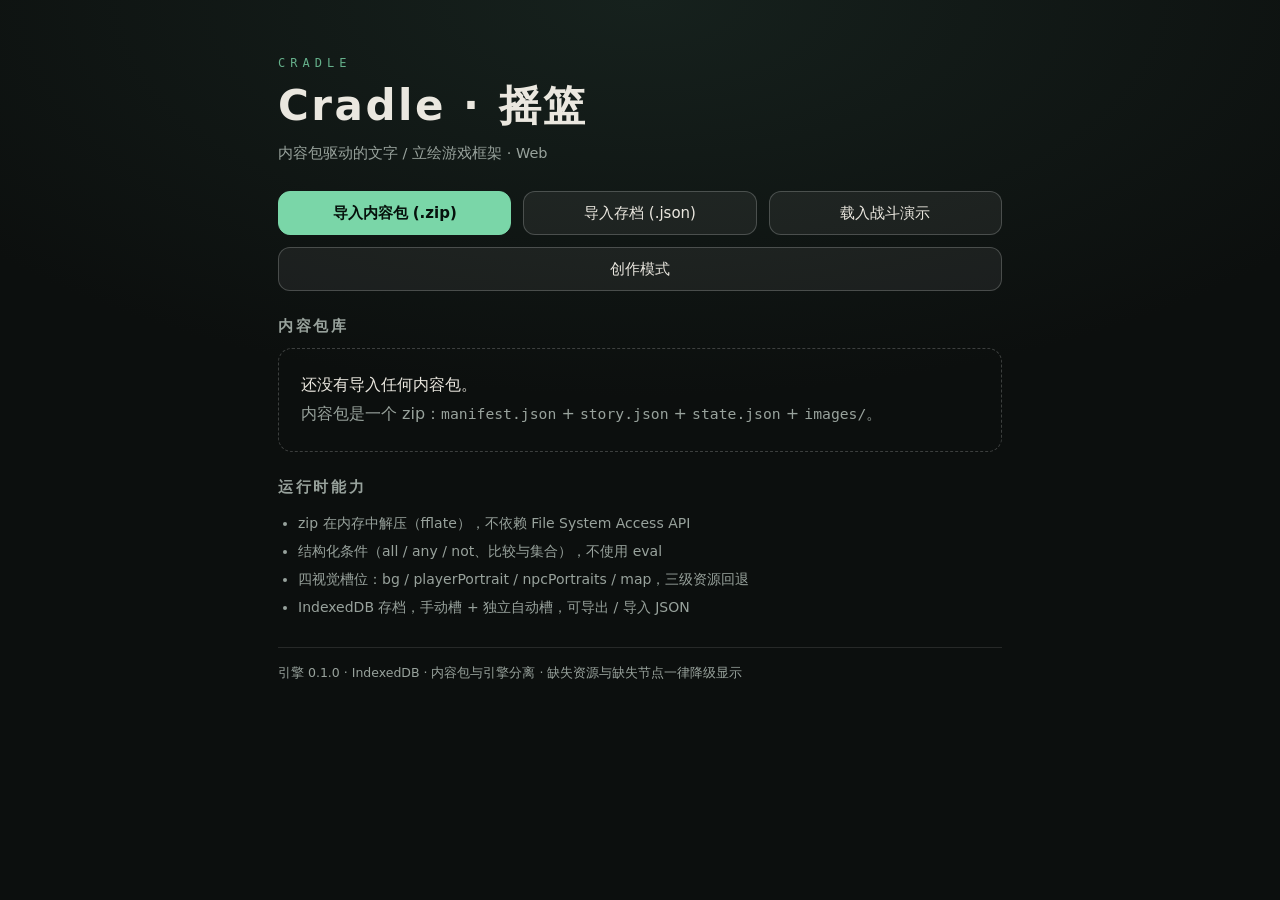
<file: index.html>
<!doctype html>
<html lang="zh-CN">
  <head>
    <meta charset="UTF-8" />
    <meta name="viewport" content="width=device-width, initial-scale=1.0, viewport-fit=cover" />
    <meta name="theme-color" content="#12100e" />
    <meta name="apple-mobile-web-app-capable" content="yes" />
    <meta name="apple-mobile-web-app-status-bar-style" content="black-translucent" />
    <meta name="apple-mobile-web-app-title" content="Cradle" />
    <link rel="manifest" href="./manifest.webmanifest" />
    <link rel="apple-touch-icon" href="./icons/apple-touch-icon.png" />
    <link rel="icon" type="image/svg+xml" href="./favicon.svg" />
    <title>Cradle · 摇篮</title>
    <script type="module" crossorigin src="./assets/index-Bnd2W6gk.js"></script>
    <link rel="stylesheet" crossorigin href="./assets/index-BvQWMOav.css">
  </head>
  <body>
    <div id="root"></div>
  </body>
</html>
</file>
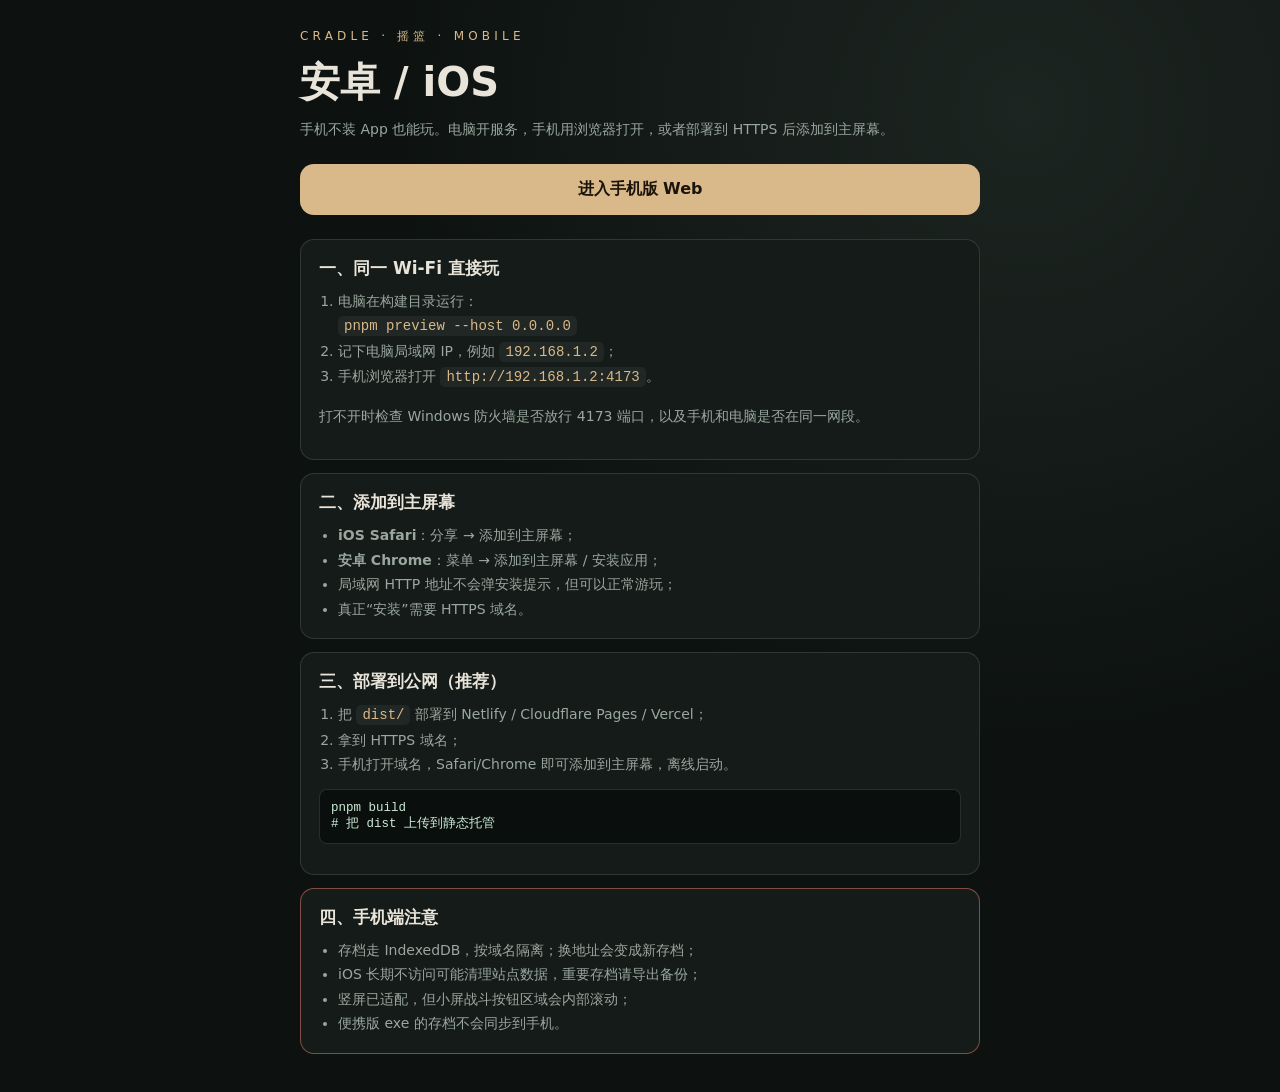
<file: android-ios.html>
<!doctype html>
<html lang="zh-CN">
  <head>
    <meta charset="UTF-8" />
    <meta name="viewport" content="width=device-width, initial-scale=1.0, viewport-fit=cover" />
    <meta name="theme-color" content="#0d1210" />
    <title>Cradle · 安卓 / iOS 部署与启动</title>
    <style>
      :root { color-scheme: dark; --bg:#0d1210; --panel:#151b18; --line:rgba(255,255,255,.12); --text:#e9e4da; --muted:#9aa79f; --accent:#d9b98a; }
      * { box-sizing: border-box; }
      body { margin:0; min-height:100dvh; padding:28px 18px calc(28px + env(safe-area-inset-bottom)); background:radial-gradient(circle at 80% 10%,rgba(120,150,135,.14),transparent 45%),var(--bg); color:var(--text); font-family:ui-sans-serif,system-ui,"Noto Sans SC",sans-serif; }
      main { width:min(680px,100%); margin:0 auto; }
      .brand { letter-spacing:.35em; color:var(--accent); font-size:12px; }
      h1 { margin:10px 0 8px; font-size:clamp(28px,7vw,40px); }
      .lead { color:var(--muted); line-height:1.7; margin:0 0 22px; }
      .cta { display:block; text-align:center; padding:15px 20px; border-radius:14px; background:var(--accent); color:#1a140c; font-weight:700; text-decoration:none; margin-bottom:24px; }
      section { border:1px solid var(--line); border-radius:14px; background:var(--panel); padding:17px 18px; margin-bottom:13px; }
      h2 { margin:0 0 9px; font-size:17px; }
      p,li { color:var(--muted); line-height:1.75; font-size:14px; }
      ol,ul { margin:8px 0 0; padding-left:19px; }
      code { color:var(--accent); background:rgba(255,255,255,.05); padding:2px 6px; border-radius:5px; word-break:break-all; }
      pre { overflow:auto; padding:11px; border-radius:8px; background:#0a0f0d; border:1px solid var(--line); color:#cdebd9; font-size:12.5px; }
      .note { border-color:rgba(255,138,122,.45); }
    </style>
  </head>
  <body>
    <main>
      <div class="brand">CRADLE · 摇篮 · MOBILE</div>
      <h1>安卓 / iOS</h1>
      <p class="lead">手机不装 App 也能玩。电脑开服务，手机用浏览器打开，或者部署到 HTTPS 后添加到主屏幕。</p>

      <a class="cta" id="mobile-link" href="http://192.168.1.2:4173/">进入手机版 Web</a>
      <script>
        if (location.hostname.endsWith('github.io')) {
          document.getElementById('mobile-link').href = './';
        }
      </script>

      <section>
        <h2>一、同一 Wi-Fi 直接玩</h2>
        <ol>
          <li>电脑在构建目录运行：<br /><code>pnpm preview --host 0.0.0.0</code></li>
          <li>记下电脑局域网 IP，例如 <code>192.168.1.2</code>；</li>
          <li>手机浏览器打开 <code>http://192.168.1.2:4173</code>。</li>
        </ol>
        <p>打不开时检查 Windows 防火墙是否放行 4173 端口，以及手机和电脑是否在同一网段。</p>
      </section>

      <section>
        <h2>二、添加到主屏幕</h2>
        <ul>
          <li><strong>iOS Safari</strong>：分享 → 添加到主屏幕；</li>
          <li><strong>安卓 Chrome</strong>：菜单 → 添加到主屏幕 / 安装应用；</li>
          <li>局域网 HTTP 地址不会弹安装提示，但可以正常游玩；</li>
          <li>真正“安装”需要 HTTPS 域名。</li>
        </ul>
      </section>

      <section>
        <h2>三、部署到公网（推荐）</h2>
        <ol>
          <li>把 <code>dist/</code> 部署到 Netlify / Cloudflare Pages / Vercel；</li>
          <li>拿到 HTTPS 域名；</li>
          <li>手机打开域名，Safari/Chrome 即可添加到主屏幕，离线启动。</li>
        </ol>
        <pre>pnpm build
# 把 dist 上传到静态托管</pre>
      </section>

      <section class="note">
        <h2>四、手机端注意</h2>
        <ul>
          <li>存档走 IndexedDB，按域名隔离；换地址会变成新存档；</li>
          <li>iOS 长期不访问可能清理站点数据，重要存档请导出备份；</li>
          <li>竖屏已适配，但小屏战斗按钮区域会内部滚动；</li>
          <li>便携版 exe 的存档不会同步到手机。</li>
        </ul>
      </section>
    </main>

  </body>
</html>
</file>
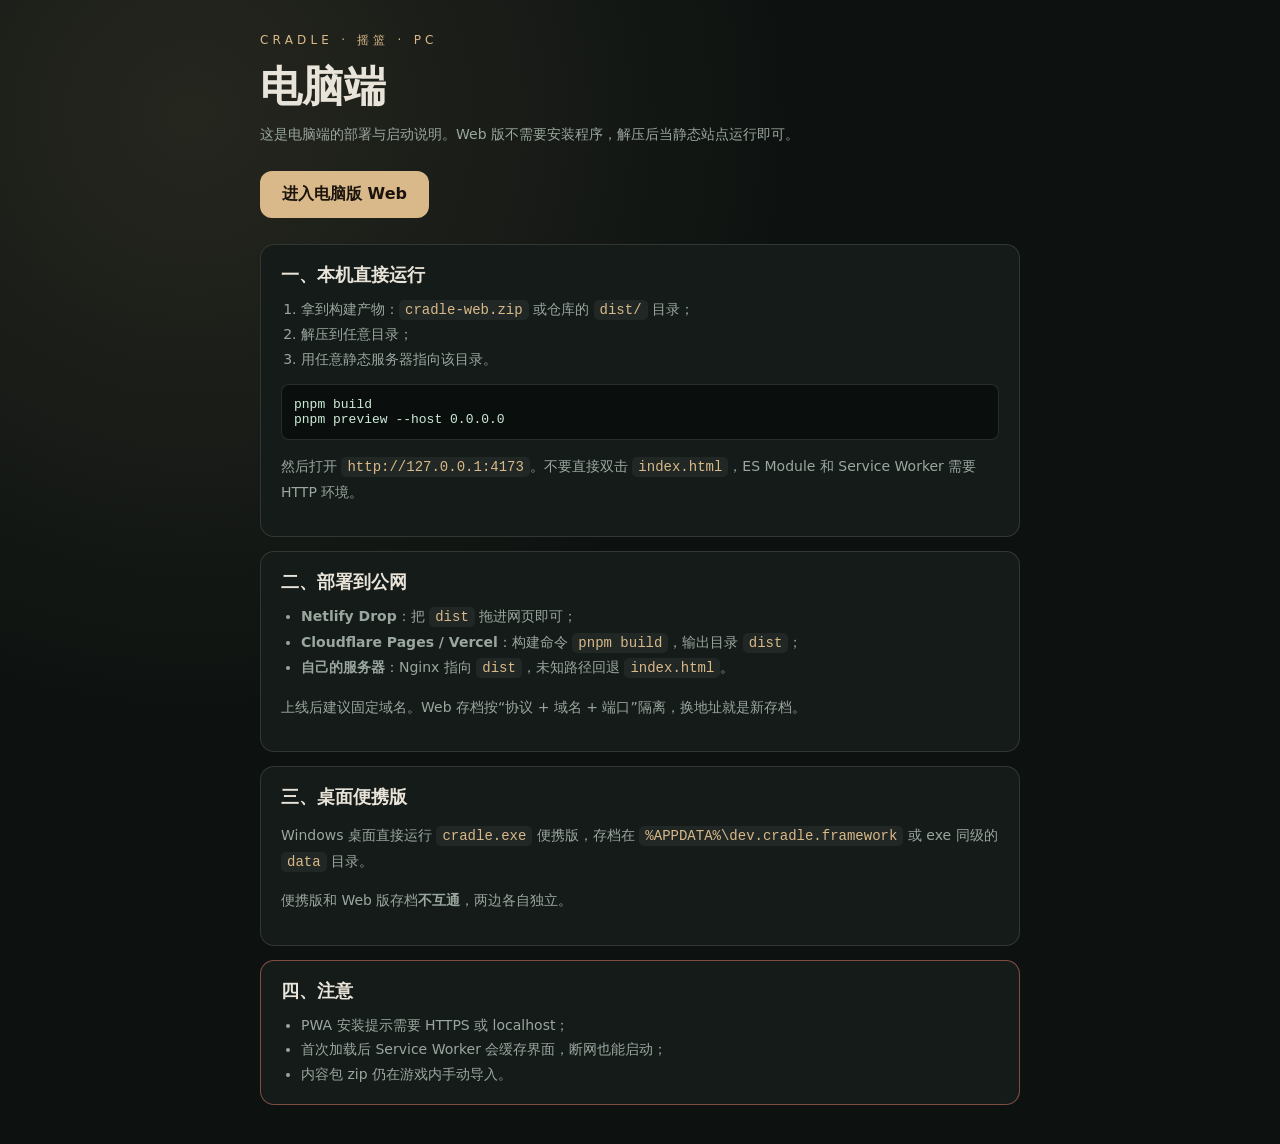
<file: pc.html>
<!doctype html>
<html lang="zh-CN">
  <head>
    <meta charset="UTF-8" />
    <meta name="viewport" content="width=device-width, initial-scale=1.0" />
    <meta name="theme-color" content="#0d1210" />
    <title>Cradle · 电脑端部署与启动</title>
    <style>
      :root { color-scheme: dark; --bg:#0d1210; --panel:#151b18; --line:rgba(255,255,255,.12); --text:#e9e4da; --muted:#9aa79f; --accent:#d9b98a; }
      * { box-sizing: border-box; }
      body { margin:0; min-height:100dvh; padding:32px 20px; background:radial-gradient(circle at 15% 10%,rgba(217,185,138,.12),transparent 40%),var(--bg); color:var(--text); font-family:ui-sans-serif,system-ui,"Noto Sans SC",sans-serif; }
      main { width:min(760px,100%); margin:0 auto; }
      .brand { letter-spacing:.35em; color:var(--accent); font-size:12px; }
      h1 { margin:10px 0 8px; font-size:clamp(28px,5vw,42px); }
      .lead { color:var(--muted); line-height:1.7; margin:0 0 24px; }
      .cta { display:inline-block; padding:13px 22px; border-radius:12px; background:var(--accent); color:#1a140c; font-weight:700; text-decoration:none; margin-bottom:26px; }
      section { border:1px solid var(--line); border-radius:14px; background:var(--panel); padding:18px 20px; margin-bottom:14px; }
      h2 { margin:0 0 10px; font-size:18px; }
      p,li { color:var(--muted); line-height:1.75; font-size:14px; }
      ol,ul { margin:8px 0 0; padding-left:20px; }
      code { color:var(--accent); background:rgba(255,255,255,.05); padding:2px 6px; border-radius:5px; }
      pre { overflow:auto; padding:12px; border-radius:8px; background:#0a0f0d; border:1px solid var(--line); color:#cdebd9; font-size:13px; }
      .note { border-color:rgba(255,138,122,.45); }
    </style>
  </head>
  <body>
    <main>
      <div class="brand">CRADLE · 摇篮 · PC</div>
      <h1>电脑端</h1>
      <p class="lead">这是电脑端的部署与启动说明。Web 版不需要安装程序，解压后当静态站点运行即可。</p>

      <a class="cta" id="pc-link" href="http://127.0.0.1:4173/">进入电脑版 Web</a>
      <script>
        if (location.hostname.endsWith('github.io')) {
          document.getElementById('pc-link').href = './';
        }
      </script>

      <section>
        <h2>一、本机直接运行</h2>
        <ol>
          <li>拿到构建产物：<code>cradle-web.zip</code> 或仓库的 <code>dist/</code> 目录；</li>
          <li>解压到任意目录；</li>
          <li>用任意静态服务器指向该目录。</li>
        </ol>
        <pre>pnpm build
pnpm preview --host 0.0.0.0</pre>
        <p>然后打开 <code>http://127.0.0.1:4173</code>。不要直接双击 <code>index.html</code>，ES Module 和 Service Worker 需要 HTTP 环境。</p>
      </section>

      <section>
        <h2>二、部署到公网</h2>
        <ul>
          <li><strong>Netlify Drop</strong>：把 <code>dist</code> 拖进网页即可；</li>
          <li><strong>Cloudflare Pages / Vercel</strong>：构建命令 <code>pnpm build</code>，输出目录 <code>dist</code>；</li>
          <li><strong>自己的服务器</strong>：Nginx 指向 <code>dist</code>，未知路径回退 <code>index.html</code>。</li>
        </ul>
        <p>上线后建议固定域名。Web 存档按“协议 + 域名 + 端口”隔离，换地址就是新存档。</p>
      </section>

      <section>
        <h2>三、桌面便携版</h2>
        <p>Windows 桌面直接运行 <code>cradle.exe</code> 便携版，存档在 <code>%APPDATA%\dev.cradle.framework</code> 或 exe 同级的 <code>data</code> 目录。</p>
        <p>便携版和 Web 版存档<strong>不互通</strong>，两边各自独立。</p>
      </section>

      <section class="note">
        <h2>四、注意</h2>
        <ul>
          <li>PWA 安装提示需要 HTTPS 或 localhost；</li>
          <li>首次加载后 Service Worker 会缓存界面，断网也能启动；</li>
          <li>内容包 zip 仍在游戏内手动导入。</li>
        </ul>
      </section>
    </main>
  </body>
</html>
</file>
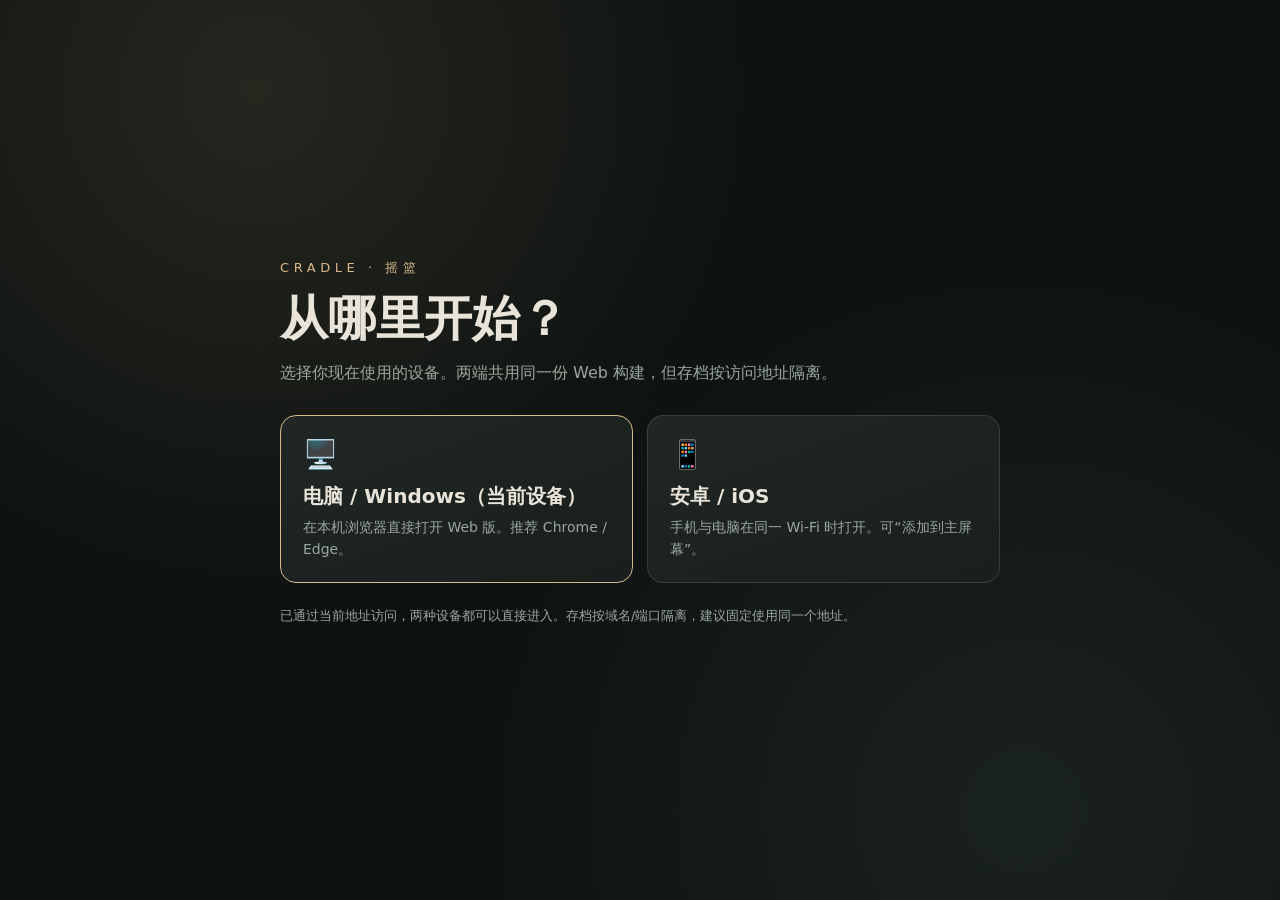
<file: portal.html>
<!doctype html>
<html lang="zh-CN">
  <head>
    <meta charset="UTF-8" />
    <meta name="viewport" content="width=device-width, initial-scale=1.0, viewport-fit=cover" />
    <meta name="theme-color" content="#0d1210" />
    <title>Cradle · 摇篮 · 选择设备</title>
    <style>
      :root {
        color-scheme: dark;
        --bg: #0d1210;
        --panel: #151b18;
        --line: rgba(255, 255, 255, 0.12);
        --text: #e9e4da;
        --muted: #9aa79f;
        --accent: #d9b98a;
      }
      * { box-sizing: border-box; }
      body {
        margin: 0;
        min-height: 100dvh;
        display: grid;
        place-items: center;
        padding: 24px;
        background:
          radial-gradient(circle at 20% 10%, rgba(217, 185, 138, 0.12), transparent 40%),
          radial-gradient(circle at 80% 90%, rgba(120, 150, 135, 0.12), transparent 45%),
          var(--bg);
        color: var(--text);
        font-family: ui-sans-serif, system-ui, "Noto Sans SC", sans-serif;
      }
      main { width: min(720px, 100%); }
      .brand { letter-spacing: 0.35em; color: var(--accent); font-size: 13px; margin-bottom: 10px; }
      h1 { margin: 0 0 8px; font-size: clamp(30px, 6vw, 48px); font-weight: 600; }
      .lead { margin: 0 0 28px; color: var(--muted); line-height: 1.7; }
      .cards { display: grid; grid-template-columns: 1fr 1fr; gap: 14px; }
      @media (max-width: 640px) { .cards { grid-template-columns: 1fr; } }
      a.card {
        display: block;
        padding: 22px;
        border: 1px solid var(--line);
        border-radius: 16px;
        background: linear-gradient(160deg, rgba(255,255,255,0.05), rgba(255,255,255,0.02)), var(--panel);
        color: var(--text);
        text-decoration: none;
        transition: border-color 0.15s, transform 0.15s;
      }
      a.card:hover { border-color: var(--accent); transform: translateY(-2px); }
      .icon { font-size: 28px; margin-bottom: 12px; }
      .card h2 { margin: 0 0 6px; font-size: 20px; }
      .card p { margin: 0; color: var(--muted); font-size: 14px; line-height: 1.6; }
      .hint { margin-top: 22px; color: var(--muted); font-size: 13px; line-height: 1.7; }
      code { color: var(--accent); }
    </style>
  </head>
  <body>
    <main>
      <div class="brand">CRADLE · 摇篮</div>
      <h1>从哪里开始？</h1>
      <p class="lead">选择你现在使用的设备。两端共用同一份 Web 构建，但存档按访问地址隔离。</p>

      <div class="cards">
        <a class="card" href="pc.html" id="pc-link">
          <div class="icon">🖥️</div>
          <h2>电脑 / Windows</h2>
          <p>在本机浏览器直接打开 Web 版。推荐 Chrome / Edge。</p>
        </a>

        <a class="card" href="android-ios.html" id="mobile-link">
          <div class="icon">📱</div>
          <h2>安卓 / iOS</h2>
          <p>手机与电脑在同一 Wi-Fi 时打开。可“添加到主屏幕”。</p>
        </a>
      </div>

      <p class="hint" id="hint"></p>
    </main>

    <script>
      const isLocal = ['127.0.0.1', 'localhost'].includes(location.hostname);
      const lanOrigin = 'http://192.168.1.2:4173';
      const mobile = /Android|iPhone|iPad|iPod|Mobile/i.test(navigator.userAgent);
      const mobileLink = document.getElementById('mobile-link');
      const hint = document.getElementById('hint');

      if (isLocal) {
        mobileLink.href = lanOrigin + '/android-ios.html';
        hint.innerHTML = '手机请访问 <code>' + lanOrigin + '/portal.html</code>；手机端打开后再选择“安卓 / iOS”。Windows 防火墙需允许 4173 端口。';
      } else {
        mobileLink.href = location.origin + '/android-ios.html';
        hint.textContent = '已通过当前地址访问，两种设备都可以直接进入。存档按域名/端口隔离，建议固定使用同一个地址。';
      }

      if (mobile) {
        mobileLink.style.borderColor = 'var(--accent)';
        mobileLink.querySelector('h2').textContent += '（当前设备）';
      } else {
        document.getElementById('pc-link').style.borderColor = 'var(--accent)';
        document.getElementById('pc-link').querySelector('h2').textContent += '（当前设备）';
      }
    </script>
  </body>
</html>
</file>
<file: assets/index-BvQWMOav.css>
:root{color-scheme:dark;--bg: #0c0f0e;--bg-soft: #131816;--panel: rgba(19, 24, 22, .92);--panel-solid: #161c1a;--text: #eae7df;--muted: #98a29c;--line: rgba(255, 255, 255, .11);--line-strong: rgba(255, 255, 255, .2);--accent: #7ad6a8;--accent-strong: #3fbf7f;--accent-ink: #06110c;--danger: #e2705f;--radius: 14px;--radius-sm: 10px;--shadow: 0 18px 40px rgba(0, 0, 0, .45);--font-ui: "Segoe UI", "PingFang SC", "Hiragino Sans GB", "Microsoft YaHei", system-ui, sans-serif;--font-story: "Songti SC", "Noto Serif SC", "Source Han Serif SC", "SimSun", serif;--font-mono: "Cascadia Code", "JetBrains Mono", Consolas, monospace}*{box-sizing:border-box}html,body,#root{height:100%}body{margin:0;background:radial-gradient(120% 80% at 50% 0%,#16211d 0%,var(--bg) 55%);color:var(--text);font-family:var(--font-ui);-webkit-font-smoothing:antialiased;text-rendering:optimizeLegibility}button{font:inherit;color:inherit;cursor:pointer}code,pre{font-family:var(--font-mono);font-size:.92em}.muted{color:var(--muted)}.hint{color:var(--muted);font-size:13px;line-height:1.6;margin:0 0 12px}.btn{display:inline-flex;align-items:center;justify-content:center;gap:6px;min-height:44px;padding:10px 16px;border-radius:12px;border:1px solid var(--line-strong);background:#ffffff0f;color:var(--text);font-size:15px;transition:background .15s ease,border-color .15s ease,transform .1s ease}.btn:hover:not(:disabled){background:#ffffff1c;border-color:#ffffff4d}.btn:active:not(:disabled){transform:translateY(1px)}.btn:disabled{opacity:.45;cursor:not-allowed}.btn-primary{background:var(--accent);border-color:var(--accent);color:var(--accent-ink);font-weight:600}.btn-primary:hover:not(:disabled){background:#96e4bd;border-color:#96e4bd}.btn-ghost{background:transparent;border-color:var(--line);color:var(--muted)}.btn-ghost.is-on{color:var(--accent);border-color:var(--accent)}.btn-danger{color:#ffd7d1;border-color:#e2705f8c;background:#e2705f1f}.btn-sm{min-height:38px;padding:7px 12px;font-size:13.5px;border-radius:10px}.icon-btn{min-width:44px;min-height:44px;display:inline-flex;align-items:center;justify-content:center;border-radius:12px;border:1px solid var(--line);background:transparent;font-size:18px;line-height:1;color:var(--muted)}.icon-btn:hover{color:var(--text);border-color:var(--line-strong)}:focus-visible{outline:2px solid var(--accent);outline-offset:2px}.home{width:100%;max-width:760px;margin:0 auto;padding:calc(28px + env(safe-area-inset-top)) 18px calc(32px + env(safe-area-inset-bottom));display:flex;flex-direction:column;gap:26px}.home-hero{display:flex;flex-direction:column;gap:8px}.brand-mark{margin:0;font-family:var(--font-mono);font-size:12px;letter-spacing:.42em;color:var(--accent);opacity:.8}.home-hero h1{margin:0;font-size:clamp(30px,8vw,42px);letter-spacing:.06em;font-weight:600}.tagline{margin:0;color:var(--muted);font-size:14.5px;line-height:1.6}.home-actions{display:flex;flex-wrap:wrap;gap:12px}.home-actions .btn{flex:1 1 180px}.home h2{font-size:15px;letter-spacing:.18em;color:var(--muted);text-transform:uppercase;margin:0 0 12px}.pack-list{list-style:none;margin:0;padding:0;display:flex;flex-direction:column;gap:12px}.pack-card{display:flex;flex-wrap:wrap;gap:14px;align-items:center;justify-content:space-between;padding:16px;border:1px solid var(--line);border-radius:var(--radius);background:linear-gradient(160deg,#ffffff0b,#ffffff03)}.pack-main{min-width:0;flex:1 1 260px}.pack-main h3{margin:0 0 6px;font-size:17px;font-weight:600}.pack-meta{margin:2px 0;font-size:13px;color:var(--muted);overflow-wrap:anywhere}.pack-actions{display:flex;gap:8px;flex-wrap:wrap}.empty-state{border:1px dashed var(--line-strong);border-radius:var(--radius);padding:22px;color:var(--text);line-height:1.8}.empty-state p{margin:0}.home-notes ul{margin:0;padding-left:20px;color:var(--muted);line-height:2;font-size:14px}.home-footer{color:var(--muted);font-size:12.5px;line-height:1.7;border-top:1px solid var(--line);padding-top:14px}.game{height:100dvh;display:flex;flex-direction:column;overflow:hidden}.hud{display:flex;align-items:center;gap:8px;padding:8px 10px;padding-top:calc(8px + env(safe-area-inset-top));border-bottom:1px solid var(--line);background:#090c0beb;backdrop-filter:blur(10px);z-index:5}.hud-title{flex:1;min-width:0;display:flex;flex-direction:column;gap:2px;line-height:1.25}.hud-title strong{font-size:14px;font-weight:600;white-space:nowrap;overflow:hidden;text-overflow:ellipsis}.hud-title span{font-size:11.5px;color:var(--muted);white-space:nowrap;overflow:hidden;text-overflow:ellipsis}.hud .btn{min-height:40px;padding:8px 12px;font-size:13.5px}.stage{position:relative;flex:1;min-height:0;overflow:hidden;background:#050706;isolation:isolate}.layout-stacked .stage{flex:0 0 46%;border-bottom:1px solid var(--line)}.slot-bg-wrap{position:absolute;inset:0;display:block}.slot-bg{width:100%;height:100%;object-fit:cover;object-position:center;display:block}.slot-bg-empty{position:absolute;inset:0;background:radial-gradient(100% 70% at 50% 20%,rgba(122,214,168,.12),transparent 70%),linear-gradient(180deg,#101614,#070a09)}.slot-bg-fallback{position:absolute;inset:0;overflow:hidden}.slot-bg-fallback img{width:100%;height:100%;object-fit:cover;display:block}.slot-bg-fallback-label{position:absolute;left:0;right:0;top:22%;display:flex;flex-direction:column;align-items:center;gap:6px;color:#ffffff9e;font-family:var(--font-mono);text-align:center;padding:0 16px;pointer-events:none}.slot-bg-fallback-label strong{font-size:15px;font-weight:500;overflow-wrap:anywhere}.slot-bg-fallback-label span{font-size:11.5px;letter-spacing:.14em;color:#ffffff6b}.stage-figures{position:absolute;inset:0;display:flex;align-items:flex-end;justify-content:space-between;gap:10px;padding:8px 12px 0;pointer-events:none}.figure{margin:0;height:76%;display:flex;align-items:flex-end;min-height:0}.layout-stacked .figure{height:94%}.figure-group{display:flex;align-items:flex-end;gap:4px;height:70%;margin-left:auto}.layout-stacked .figure-group{height:86%}.slot-player-wrap,.slot-npc-wrap{display:block;height:100%;position:relative}.slot-player,.slot-npc{height:100%;width:auto;max-width:44vw;object-fit:contain;object-position:bottom;display:block;filter:drop-shadow(0 12px 22px rgba(0,0,0,.5));user-select:none}.slot-player{max-width:52vw}.layout-stacked .slot-player{max-width:46vw}.tier-badge{position:absolute;left:4px;bottom:4px;font-style:normal;font-family:var(--font-mono);font-size:10px;padding:2px 5px;border-radius:6px;background:#000000a6;border:1px solid var(--line-strong);color:var(--accent);white-space:nowrap;pointer-events:none}.tier3-label{display:none}.slot-broken{display:flex;align-items:center;justify-content:center;padding:10px;border:1px dashed var(--line-strong);border-radius:var(--radius-sm);color:var(--muted);font-family:var(--font-mono);font-size:12px;background:#ffffff0a;width:100%;height:100%;text-align:center;overflow-wrap:anywhere}.slot-map{position:absolute;top:10px;right:10px;width:86px;padding:0;border:1px solid var(--line-strong);border-radius:12px;overflow:hidden;background:#0000008c;z-index:3;min-height:64px}.slot-map img{display:block;width:100%;height:56px;object-fit:cover}.slot-map-label{display:block;font-size:11px;letter-spacing:.2em;padding:4px 0 5px;color:var(--accent)}.tier-badge-map{left:2px;bottom:2px}.map-modal{position:fixed;inset:0;z-index:40;background:#040605eb;display:flex;flex-direction:column;align-items:center;justify-content:center;gap:14px;padding:18px;backdrop-filter:blur(4px)}.map-modal img{max-width:100%;max-height:78dvh;object-fit:contain;border-radius:var(--radius-sm);border:1px solid var(--line)}.map-modal-caption{color:var(--muted);font-size:13px;margin:0}.map-modal-close{position:absolute;top:calc(12px + env(safe-area-inset-top));right:14px;min-width:44px;min-height:44px;border-radius:12px;border:1px solid var(--line);background:#00000080;font-size:17px}.stage-placeholder{display:flex;align-items:center;justify-content:center;color:var(--muted)}.story{padding:16px 16px calc(20px + env(safe-area-inset-bottom));width:100%}.story-flow{flex:1;min-height:0;overflow-y:auto;background:linear-gradient(180deg,rgba(12,16,14,.96),var(--bg))}.story-overlay{position:absolute;left:0;right:0;bottom:0;max-height:64%;overflow-y:auto;padding-top:30px;background:linear-gradient(180deg,#06090800,#060908d1 34%,#060908f5);z-index:2}.story-text{margin:0 auto 18px;max-width:720px;font-family:var(--font-story);font-size:16.5px;line-height:1.95;letter-spacing:.02em;white-space:pre-wrap;overflow-wrap:anywhere;text-shadow:0 1px 2px rgba(0,0,0,.4)}.choices{max-width:720px;margin:0 auto;display:flex;flex-direction:column;gap:12px}.choice{display:flex;flex-direction:column;align-items:flex-start;gap:4px;width:100%;min-height:48px;padding:13px 15px;border-radius:12px;border:1px solid var(--line-strong);background:#ffffff0e;text-align:left;font-size:15.5px;line-height:1.55;transition:background .15s ease,border-color .15s ease,transform .1s ease}.choice:hover:not(:disabled){background:#7ad6a81f;border-color:#7ad6a873}.choice:active:not(:disabled){transform:translateY(1px)}.choice:disabled{opacity:.45;cursor:not-allowed}.choice small{font-size:11.5px;color:var(--muted)}.choice-empty{border:1px dashed var(--line-strong);border-radius:12px;padding:16px;color:var(--muted);display:flex;flex-direction:column;gap:12px;align-items:flex-start}.choice-empty p{margin:0}.issue-list{max-width:720px;margin:0 auto 14px;padding:10px 12px 10px 28px;border:1px solid rgba(226,112,95,.4);border-radius:10px;background:#e2705f17;color:#ffd7d1;font-size:12.5px;line-height:1.7}.missing-overlay{position:absolute;inset:0;z-index:30;display:flex;align-items:center;justify-content:center;padding:18px;background:#050706d1;backdrop-filter:blur(6px)}.missing-card{width:min(520px,100%);border:1px solid rgba(226,112,95,.35);border-radius:var(--radius);background:var(--panel-solid);padding:22px;box-shadow:var(--shadow)}.missing-card h2{margin:0 0 10px;font-size:19px;color:#ffd7d1}.error-code{display:inline-block;margin:0 0 8px;padding:2px 8px;border-radius:999px;border:1px solid rgba(240,201,135,.5);background:#f0c9871a;color:#f0c987;font-family:var(--font-mono);font-size:11.5px;letter-spacing:.08em}.error-code-hint{margin-top:14px;font-size:11.5px}.missing-card p{margin:0 0 10px;line-height:1.75;font-size:14.5px;overflow-wrap:anywhere}.missing-actions{display:flex;gap:10px;flex-wrap:wrap;margin-top:16px}.modal-backdrop{position:fixed;inset:0;z-index:50;background:#040605c7;backdrop-filter:blur(5px);display:flex;align-items:center;justify-content:center;padding:14px}.modal{width:min(620px,100%);max-height:88dvh;display:flex;flex-direction:column;gap:12px;padding:18px;border-radius:18px;border:1px solid var(--line-strong);background:var(--panel-solid);box-shadow:var(--shadow);overflow-y:auto}.modal-header{display:flex;align-items:flex-start;justify-content:space-between;gap:12px}.modal-header h2{margin:0;font-size:20px}.modal-header p{margin:4px 0 0;font-size:13px}.save-slots{list-style:none;margin:0;padding:0;display:flex;flex-direction:column;gap:10px}.save-slot{border:1px solid var(--line);border-radius:var(--radius-sm);padding:12px;background:#ffffff08}.save-slot.is-auto{border-color:#7ad6a84d;background:#7ad6a80d}.save-slot-head{display:flex;align-items:baseline;gap:8px}.save-slot-head strong{font-size:14.5px}.save-slot-head code{color:var(--muted);font-size:11.5px}.save-slot-meta{margin:6px 0 10px;font-size:12.5px;color:var(--muted);overflow-wrap:anywhere}.save-slot-actions{display:flex;flex-wrap:wrap;gap:8px}.modal-footer{display:flex;flex-wrap:wrap;gap:10px;padding-top:6px;border-top:1px solid var(--line)}.debug-drawer{position:fixed;top:0;right:0;bottom:0;z-index:60;width:min(420px,100vw);background:#0b0f0d;border-left:1px solid var(--line-strong);padding:16px;padding-top:calc(16px + env(safe-area-inset-top));overflow-y:auto;box-shadow:var(--shadow);display:flex;flex-direction:column;gap:16px}.debug-header{display:flex;align-items:center;justify-content:space-between}.debug-header h2{margin:0;font-size:18px}.debug-drawer section h3,.debug-header h2+h3{margin:0 0 8px;font-size:12px;letter-spacing:.16em;color:var(--muted);text-transform:uppercase}.debug-drawer section p{margin:0;line-height:1.7;font-size:13.5px;overflow-wrap:anywhere}.debug-slots{list-style:none;margin:0;padding:0;display:flex;flex-direction:column;gap:8px}.debug-slots li{display:flex;align-items:center;gap:8px;flex-wrap:wrap;font-size:12.5px;border:1px solid var(--line);border-radius:8px;padding:8px}.chip{font-size:11px;padding:2px 7px;border-radius:999px;background:#7ad6a824;color:var(--accent);white-space:nowrap}.tier{margin-left:auto;font-size:11px;padding:2px 7px;border-radius:999px;border:1px solid var(--line-strong);color:var(--muted);white-space:nowrap}.tier-1{color:var(--accent);border-color:#7ad6a880}.tier-3{color:#f0c987;border-color:#f0c98780}.debug-json{margin:0;padding:10px;border-radius:10px;border:1px solid var(--line);background:#00000059;font-size:11.5px;line-height:1.6;max-height:260px;overflow:auto;white-space:pre-wrap;overflow-wrap:anywhere}.debug-path code{overflow-wrap:anywhere;word-break:break-all;color:var(--accent)}.debug-history{margin:0;padding-left:20px;font-size:12px;line-height:1.9;color:var(--muted)}.debug-warnings{margin:0;padding-left:18px;font-size:12px;line-height:1.75;color:#f0c987}.debug-footer{margin-top:auto;padding-top:12px;border-top:1px solid var(--line);color:var(--muted);font-size:11.5px;font-family:var(--font-mono)}.toasts{position:fixed;left:50%;top:calc(64px + env(safe-area-inset-top));transform:translate(-50%);z-index:80;display:flex;flex-direction:column;gap:8px;width:min(560px,calc(100vw - 28px));pointer-events:none}.toast{padding:11px 14px;border-radius:12px;border:1px solid var(--line-strong);background:#121815f5;font-size:13.5px;line-height:1.6;box-shadow:var(--shadow);white-space:pre-wrap;overflow-wrap:anywhere}.toast-success{border-color:#7ad6a880;color:#cdf3e0}.toast-error{border-color:#e2705f8c;color:#ffd7d1}.busy-indicator{position:fixed;top:calc(12px + env(safe-area-inset-top));left:50%;transform:translate(-50%);z-index:70;padding:8px 14px;border-radius:999px;border:1px solid var(--line-strong);background:#0f1412eb;font-size:12.5px;color:var(--accent)}.fatal{min-height:100dvh;display:flex;flex-direction:column;align-items:center;justify-content:center;gap:14px;padding:24px;text-align:center}.fatal h1{margin:0;font-size:24px}.fatal pre{max-width:640px;white-space:pre-wrap;overflow-wrap:anywhere;color:#ffd7d1;background:#e2705f14;border:1px solid rgba(226,112,95,.35);padding:12px;border-radius:10px;font-size:12.5px}.battle{position:relative;height:100dvh;display:flex;flex-direction:column;overflow-y:auto;overflow-x:hidden;background:#070a09}.battle-bg{position:absolute;inset:0;width:100%;height:100%;object-fit:cover;opacity:.5;filter:saturate(.8)}.battle>*:not(.battle-bg){position:relative;z-index:1}.battle-hud{display:flex;align-items:center;gap:12px;padding:10px 14px;padding-top:calc(10px + env(safe-area-inset-top));border-bottom:1px solid var(--line);background:#060908b8;backdrop-filter:blur(8px);font-size:13px}.battle-title{font-weight:600;letter-spacing:.3em;color:var(--accent)}.battle-distance-label strong{color:var(--text);font-size:16px}.battle-weapon{margin-left:auto;color:var(--muted);font-size:12px}.battle-stage{flex:1;min-height:0;display:flex;align-items:flex-end;justify-content:space-between;gap:8px;padding:6px 14px 0}.battle-side{width:48%;height:100%;display:flex;flex-direction:column;align-items:center;justify-content:flex-end;gap:6px}.battle-portrait{flex:1;min-height:0;display:flex;align-items:flex-end;width:100%;justify-content:center}.battle-portrait img{height:100%;width:auto;max-width:100%;object-fit:contain;object-position:bottom;filter:drop-shadow(0 10px 18px rgba(0,0,0,.55))}.battle-side-enemy .battle-portrait img{transform:scaleX(-1)}.battle-portrait-empty{width:60%;height:70%;border:1px dashed var(--line-strong);border-radius:12px;background:#ffffff08}.battle-actor-info{width:100%;display:flex;flex-direction:column;gap:4px;font-size:12px}.battle-actor-info strong{font-size:13px;white-space:nowrap;overflow:hidden;text-overflow:ellipsis}.battle-bar{position:relative;height:16px;border-radius:999px;background:#ffffff1a;overflow:hidden}.battle-bar span{display:block;height:100%;background:var(--accent-strong);transition:width .12s linear}.battle-bar.enemy span{background:#c75b4a}.battle-bar em{position:absolute;inset:0;display:flex;align-items:center;justify-content:center;font-style:normal;font-size:10px;letter-spacing:.02em;color:#f2fff8;text-shadow:0 1px 2px rgba(0,0,0,.8)}.battle-bar-gauge{height:10px}.battle-bar-gauge span{background:#7ad6a8a6}.battle-bar-gauge.enemy span{background:#c75b4abf}.battle-bar-gauge em{font-size:9px;opacity:.85}.battle-distance-track{display:flex;gap:3px;padding:8px 14px}.battle-cell{flex:1;height:8px;border-radius:2px;background:#ffffff24;position:relative}.battle-cell.is-enemy{background:#c75b4a}.battle-cell.is-player{background:var(--accent-strong)}.battle-cell.is-blowgun:after{content:"";position:absolute;left:50%;top:-7px;width:6px;height:6px;background:#8fd3c7;transform:translate(-50%) rotate(45deg)}.battle-cell.is-weapon:after{content:"";position:absolute;left:50%;top:-7px;width:6px;height:6px;background:#f0c987;transform:translate(-50%) rotate(45deg)}.battle-intent{margin:0 14px;padding:8px 12px;border:1px solid rgba(240,201,135,.35);border-radius:10px;background:#f0c98714;color:#f0c987;font-size:12.5px;line-height:1.5}.battle-log{margin:8px 14px;min-height:54px;max-height:16dvh;overflow-y:auto;flex:none;display:flex;flex-direction:column;gap:3px;color:var(--muted);font-size:12.5px;line-height:1.5}.battle-log p{margin:0}.battle-log-player{color:#cdebd9}.battle-log-enemy{color:#e8b0a6}.battle-log-damage{color:#ffd7d1}.battle-debug-panel{position:fixed;top:58px;right:12px;z-index:60;width:min(360px,44vw);max-height:70vh;overflow:auto;padding:8px 10px;border:1px solid var(--line-strong);border-radius:8px;background:#060908f5;color:#cdebd9;font-size:11px}.battle>.battle-debug-panel{position:fixed;z-index:60}.battle-debug-panel summary{cursor:pointer;color:var(--accent);font-size:12px}.battle-debug-panel pre{margin:6px 0 0;white-space:pre-wrap;word-break:break-all}.battle-stun-bar{margin:0 14px 8px;padding:10px 14px;border:1px solid rgba(143,211,199,.5);border-radius:12px;background:#8fd3c71f;color:#cdebd9;display:flex;justify-content:space-between;align-items:center;font-size:14px}.battle-stun-bar:disabled{opacity:.45;cursor:not-allowed}.battle-stun-bar small{color:var(--muted);font-size:11px}.battle-actions{display:grid;grid-template-columns:1fr 1fr;gap:10px;padding:10px 14px calc(14px + env(safe-area-inset-bottom));background:#060908eb;border-top:1px solid var(--line);max-height:none;overflow:visible;flex:none}.battle-action-wide{grid-column:1 / -1}.battle-action{min-height:52px;border-radius:12px;border:1px solid var(--line-strong);background:#ffffff0d;display:flex;flex-direction:column;align-items:flex-start;justify-content:center;gap:2px;padding:8px 12px;text-align:left}.battle-action span{font-size:14px}.battle-action small{font-size:11px;color:var(--muted)}.battle-action:hover:not(:disabled){background:#7ad6a81f;border-color:#7ad6a873}.battle-action:disabled{opacity:.38;cursor:not-allowed}.battle-result{position:absolute;inset:0;z-index:20;display:flex;flex-direction:column;align-items:center;justify-content:flex-end;gap:10px;padding:18px;overflow-y:auto;background:#040605d1;backdrop-filter:blur(6px)}.battle-result-card{width:min(420px,100%);max-height:calc(100% - 36px);overflow-y:auto;border:1px solid var(--line-strong);border-radius:16px;background:var(--panel-solid);padding:22px;box-shadow:var(--shadow);display:flex;flex-direction:column;gap:10px}.battle-result-card h2{margin:0;font-size:20px}.battle-result-card p{margin:0;line-height:1.7}.docs-screen{position:fixed;inset:0;z-index:90;display:flex;flex-direction:column;background:var(--bg)}.docs-header{display:flex;align-items:center;justify-content:space-between;gap:16px;padding:14px 18px;padding-top:calc(14px + env(safe-area-inset-top));border-bottom:1px solid var(--line);background:#090c0bf5;backdrop-filter:blur(8px)}.docs-header h1{margin:0;font-size:18px}.docs-header p{margin:2px 0 0;font-size:12px;color:var(--muted)}.docs-body{flex:1;min-height:0;overflow-y:auto;padding:20px 18px calc(40px + env(safe-area-inset-bottom));max-width:860px;margin:0 auto;width:100%;color:var(--text);font-size:14.5px;line-height:1.85}.docs-body h1,.docs-body h2,.docs-body h3,.docs-body h4{line-height:1.35;margin:1.6em 0 .6em}.docs-body h1{font-size:24px;padding-bottom:8px;border-bottom:1px solid var(--line)}.docs-body h2{font-size:19px;color:var(--accent)}.docs-body h3{font-size:16px}.docs-body p,.docs-body li{margin:.6em 0}.docs-body ul,.docs-body ol{padding-left:22px}.docs-body a{color:var(--accent)}.docs-body code{padding:1px 5px;border-radius:5px;background:#ffffff14;font-size:.9em}.docs-body pre{overflow-x:auto;padding:12px 14px;border-radius:10px;border:1px solid var(--line);background:#0006;line-height:1.55;font-size:12.5px}.docs-body pre code{padding:0;background:transparent}.docs-body table{width:100%;border-collapse:collapse;margin:1em 0;font-size:13px;display:block;overflow-x:auto}.docs-body th,.docs-body td{border:1px solid var(--line);padding:6px 9px;text-align:left;vertical-align:top}.docs-body th{background:#ffffff0d;white-space:nowrap}.docs-body blockquote{margin:1em 0;padding:8px 14px;border-left:3px solid var(--accent);background:#7ad6a80f;color:var(--muted)}.docs-body hr{border:none;border-top:1px solid var(--line);margin:2em 0}.debug-header-actions{display:flex;align-items:center;gap:8px}.author{position:fixed;inset:0;z-index:88;display:flex;flex-direction:column;background:var(--bg)}.author-header{display:flex;align-items:center;justify-content:space-between;gap:16px;padding:14px 18px;padding-top:calc(14px + env(safe-area-inset-top));border-bottom:1px solid var(--line);background:#090c0bf5}.author-header h1{margin:0;font-size:18px}.author-header p{margin:2px 0 0;font-size:12px;color:var(--muted)}.author-tabs{display:flex;gap:8px;padding:8px 18px;border-bottom:1px solid var(--line);background:#090c0bf0}.author-tab{min-height:40px;padding:8px 16px;border-radius:10px;border:1px solid var(--line);background:transparent;color:var(--muted);font-size:14px}.author-tab.is-active{color:var(--accent);border-color:var(--accent);background:#7ad6a814}.author-section-head{display:flex;align-items:center;justify-content:space-between;gap:10px;flex-wrap:wrap;margin-bottom:8px}.author-section-head h2{margin:0}.author-inline-actions{display:flex;gap:8px;flex-wrap:wrap}.author-textarea-script{min-height:320px}.author-body{flex:1;min-height:0;overflow-y:auto;width:100%;max-width:940px;margin:0 auto;padding:16px 18px 24px;display:flex;flex-direction:column;gap:18px}.author-section h2{margin:0 0 8px;font-size:14px;letter-spacing:.12em;color:var(--accent);text-transform:uppercase}.author-hint{margin:0 0 8px;color:var(--muted);font-size:12.5px;line-height:1.6}.author-row{display:grid;grid-template-columns:repeat(auto-fit,minmax(180px,1fr));gap:10px;margin-bottom:10px}.field{display:flex;flex-direction:column;gap:4px;font-size:12px;color:var(--muted)}.field input,.field select{min-height:40px;padding:8px 10px;border-radius:10px;border:1px solid var(--line-strong);background:#ffffff0d;color:var(--text);font:inherit;font-size:14px}.author-textarea{width:100%;min-height:150px;padding:10px 12px;border-radius:12px;border:1px solid var(--line-strong);background:#00000059;color:var(--text);font-family:var(--font-mono);font-size:12.5px;line-height:1.6;resize:vertical}.author-textarea-story{min-height:260px}.author-cheatsheet{border:1px solid var(--line);border-radius:12px;padding:10px 14px;background:#ffffff08;font-size:13px;color:var(--muted);line-height:1.75}.author-cheatsheet summary{cursor:pointer;color:var(--text);font-weight:600}.author-cheatsheet h3{margin:12px 0 4px;font-size:13px;color:var(--accent)}.author-cheatsheet p{margin:0}.author-status{border-radius:10px;padding:10px 14px;font-size:13px;line-height:1.65;border:1px solid var(--line);background:#ffffff0a}.author-status p{margin:2px 0}.author-status.ok{border-color:#7ad6a880;color:#cdf3e0}.author-status.error{border-color:#e2705f8c;color:#ffd7d1}.author-status.warn{border-color:#f0c98773;color:#f0c987}.author-actions{display:flex;flex-wrap:wrap;gap:10px;justify-content:flex-end;padding:12px 18px calc(14px + env(safe-area-inset-bottom));border-top:1px solid var(--line);background:#090c0bf5}.team-battle{position:fixed;inset:0;z-index:85;display:grid;grid-template-columns:minmax(0,1fr) 300px;grid-template-areas:"hud hud" "roster mier" "log log" "actions actions";gap:10px;padding:12px 14px calc(14px + env(safe-area-inset-bottom));padding-top:calc(12px + env(safe-area-inset-top));background:var(--bg);overflow:hidden}.team-battle>.battle-hud{grid-area:hud}.team-roster{grid-area:roster;display:flex;flex-direction:column;gap:8px;overflow-y:auto;max-height:52vh}.team-mier{grid-area:mier;align-self:start;flex-direction:column;align-items:flex-start;gap:4px;font-size:13px}.team-battle .battle-log{grid-area:log;min-height:60px;max-height:20vh;overflow-y:auto;border-top:1px solid var(--line);padding-top:6px}.team-actions{grid-area:actions}@media(max-width:720px){.team-battle{grid-template-columns:1fr;grid-template-areas:"hud" "roster" "mier" "log" "actions"}.team-roster{max-height:34vh}}.team-card{border:1px solid var(--line);border-radius:12px;padding:8px 10px;background:#ffffff08;font-size:12px}.team-card.is-current{border-color:var(--accent);box-shadow:0 0 0 1px var(--accent) inset}.team-card.is-down{opacity:.45}.team-card-head{display:flex;align-items:center;gap:8px;margin-bottom:6px}.team-card.is-ally{padding:4px 8px;font-size:11px;opacity:.9}.team-card.is-ally .team-bar{height:10px;margin-bottom:2px}.team-battle{display:flex;flex-direction:column;gap:10px}.battle-stage{position:relative}.team-allies{position:absolute;top:8px;left:8px;z-index:6;display:flex;flex-direction:column;gap:3px;pointer-events:none}.team-ally{display:flex;justify-content:space-between;gap:6px;font-size:10px;padding:2px 6px;border-radius:6px;background:#00000073;border:1px solid rgba(255,255,255,.12);min-width:120px}.team-ally.is-down{opacity:.45}.team-battle .battle-log{min-height:60px;max-height:20vh;overflow-y:auto;border-top:1px solid var(--line);padding-top:6px}.mier-status-list{position:absolute;top:10px;right:10px;z-index:7;display:flex;flex-direction:column;align-items:flex-end;gap:4px}.mier-status{padding:2px 8px;border-radius:999px;background:#ff8a7a2e;border:1px solid rgba(255,138,122,.6);color:#ffb3a7;font-size:12px}.battle-result-card{display:flex;flex-direction:column;max-height:calc(100% - 36px);overflow-y:auto}.battle-result-card>.btn{flex:none;margin-top:10px}.battle-report-toggle{margin:8px 0;font-size:13px}.battle-report-toggle summary{cursor:pointer;color:var(--accent);padding:4px 0}.battle-report-panel{position:static;width:min(560px,100%);max-height:28dvh;z-index:auto;overflow-y:auto;padding:10px 12px;border:1px solid var(--line);border-radius:10px;background:#090c0bf5;font-size:12px;line-height:1.6;text-align:left}.battle-report-panel strong{display:block;margin-bottom:6px}@media(max-width:760px){.battle-report-panel{width:100%;max-height:24dvh}}.battle-report{max-height:32vh;overflow-y:auto;margin:6px 0;padding:8px 10px;border:1px solid var(--line);border-radius:8px;background:#00000040;font-size:12px;line-height:1.6;text-align:left}.battle-report strong{display:block;margin-bottom:4px}.battle-report p{margin:2px 0}.damage-pop{position:absolute;top:12px;right:12px;z-index:7;color:#ff8a7a;font-weight:700;font-size:20px}.battle-side-enemy{position:relative}.team-portrait{width:48px;height:64px;object-fit:cover;border-radius:6px;flex:none}.team-portrait-lg{width:100%;height:200px;object-fit:cover;border-radius:8px;margin-bottom:6px}.team-bar{position:relative;height:16px;border-radius:8px;background:#ffffff14;overflow:hidden;margin-bottom:6px}.team-bar span{position:relative;z-index:1;padding-left:6px;line-height:16px;font-size:10px}.team-bar i{position:absolute;inset:0 auto 0 0;background:#7ad6a880}.team-meta{display:flex;justify-content:space-between;color:var(--muted);margin-bottom:6px}.team-orders{display:flex;gap:6px}.team-mier{display:flex;flex-direction:column;align-items:flex-start;justify-content:flex-start;gap:4px;padding:8px 12px;border:1px solid rgba(226,112,95,.5);border-radius:10px;background:#e2705f14;font-size:13px}.team-actions{margin-top:auto}.team-battle .battle-log{min-height:60px;max-height:22vh;overflow-y:auto;border-top:1px solid var(--line);padding-top:6px}.btn-xs{min-height:32px;padding:4px 8px;font-size:11px}.btn.is-active{border-color:var(--accent);color:var(--accent)}@media(min-width:760px){.home{padding-top:56px}.story{padding-left:28px;padding-right:28px}.story-text{font-size:17.5px}.choice{font-size:16px}.hud{padding-left:16px;padding-right:16px}.stage-figures{padding:0 24px}}@media(orientation:landscape)and (max-height:600px){.battle{display:flex;flex-direction:column;overflow:hidden}.battle-hud{flex:none;padding:4px 10px;padding-top:calc(4px + env(safe-area-inset-top));gap:8px;font-size:12px}.battle-stage{flex:0 0 96px;min-height:96px;align-items:center;padding:0 8px;gap:4px}.battle-side{width:auto;flex:1 1 0;flex-direction:row;align-items:center;justify-content:center;gap:6px}.battle-portrait{width:64px;height:84px;flex:none}.battle-portrait img{max-height:84px;object-fit:contain}.battle-actor-info{width:150px;min-width:0}.battle-actor-info strong{font-size:11px}.battle-actor-info .battle-bar{height:10px;font-size:9px}.battle-distance-track{flex:none;margin:0 8px 2px}.battle-intent{display:none}.battle-log{flex:1 1 28%;min-height:44px;max-height:none;margin:4px 8px 0;overflow-y:auto;font-size:10.5px}.battle-actions{flex:1 1 58%;max-height:none;overflow-y:auto;grid-template-columns:repeat(4,1fr);gap:5px;padding:5px 8px calc(6px + env(safe-area-inset-bottom))}.battle-action{min-height:36px;padding:4px 6px}.battle-action span{font-size:12px}.battle-action small{font-size:9px}.battle-report-panel{width:100%;max-height:22dvh}.fullscreen-fab{bottom:calc(8px + env(safe-area-inset-bottom))}}@media(prefers-reduced-motion:reduce){*{transition:none!important;animation:none!important}}.fullscreen-fab{position:fixed;right:12px;bottom:calc(12px + env(safe-area-inset-bottom));z-index:95;padding:8px 14px;border-radius:999px;border:1px solid var(--line-strong);background:#060908e6;color:var(--accent);font-size:12px;cursor:pointer}
</file>
